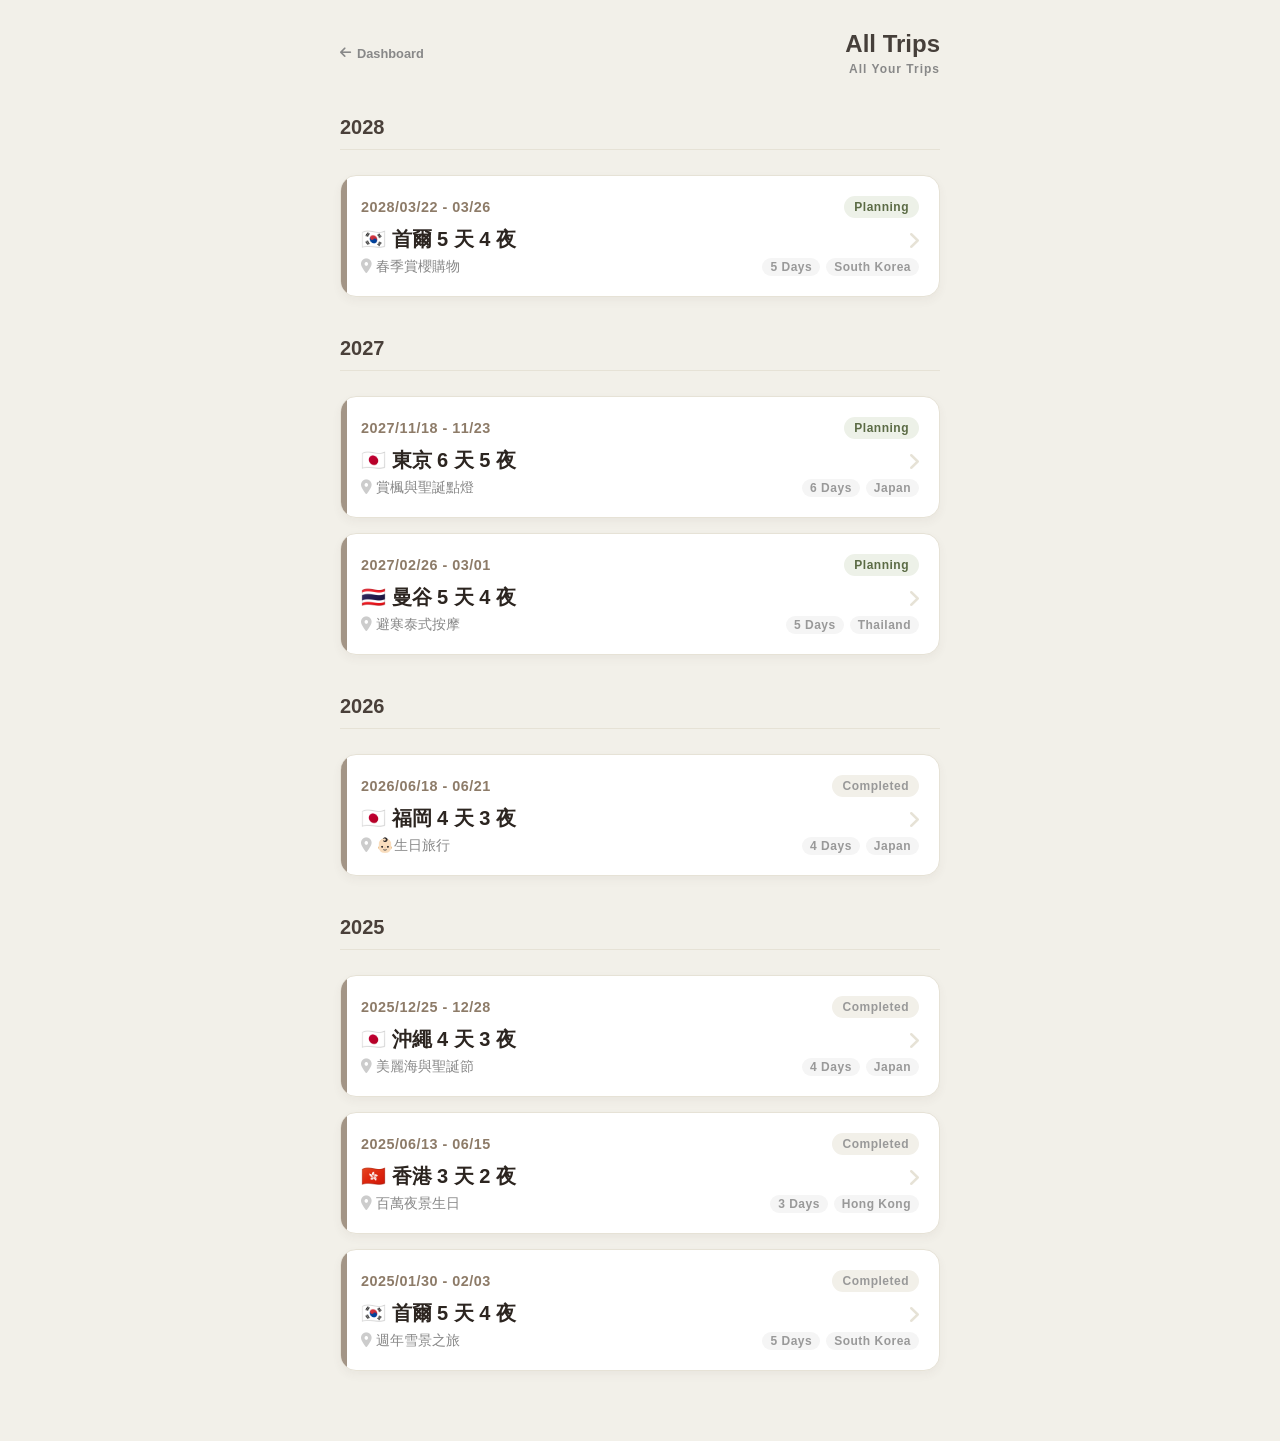
<file: TravelArchive.html>
<!DOCTYPE html>
<html lang="zh-TW">
<head>
    <meta charset="UTF-8">
    <meta name="viewport" content="width=device-width, initial-scale=1.0, maximum-scale=1.0, user-scalable=no">
    <title>All Trips - Travel Diary</title>
    <link href="https://cdnjs.cloudflare.com/ajax/libs/font-awesome/6.0.0/css/all.min.css" rel="stylesheet">
    
    <script src="js/travelData.js"></script>

    <style>
        :root {
            --bg-color: #F2F0E9;
            --sidebar-bg: #4A403A;
            --card-bg: #FFFFFF;
            --text-color: #463F3A;
            --sub-text: #888888;
            --accent-color: #8D7B68;
            --border-color: #E6E2D6;
        }

        * { box-sizing: border-box; -webkit-tap-highlight-color: transparent; }
        body { background-color: var(--bg-color); color: var(--text-color); font-family: "Helvetica Neue", "Noto Sans TC", Arial, sans-serif; margin: 0; padding: 30px 20px; }

        .main-container { width: 100%; max-width: 600px; margin: 0 auto; }

        .header { display: flex; justify-content: space-between; align-items: center; margin-bottom: 40px; }
        .back-btn { text-decoration: none; color: var(--sub-text); font-weight: bold; display: flex; align-items: center; gap: 6px; transition: 0.2s; font-size: 0.8rem;}
        .back-btn:hover { color: var(--text-color); }
        
        .header-title-box { text-align: right; }
        .header-title-box h1 { margin: 0; font-size: 1.5rem; font-weight: 900; color: var(--text-color); }
        .header-title-box .sub { font-size: 0.75rem; color: var(--sub-text); margin-top: 4px; font-weight: bold; letter-spacing: 1px; }

        .year-section { margin-bottom: 40px; animation: fadeInSlide 0.3s ease forwards; opacity: 0; }
        .year-title { font-size: 1.25rem; font-weight: 900; color: var(--sidebar-bg); border-bottom: 1px solid var(--border-color); padding-bottom: 10px; margin: 30px 0 25px 0; display: block; }
        .year-section:first-child .year-title { margin-top: 0; }

        .trip-card { background-color: var(--card-bg); border: 1px solid var(--border-color); border-radius: 16px; padding: 20px; width: 100%; margin-bottom: 15px; text-decoration: none; color: var(--text-color); transition: transform 0.2s, box-shadow 0.2s; display: block; box-shadow: 0 4px 10px rgba(74, 64, 58, 0.05); position: relative; overflow: hidden; }
        .trip-card::before { content: ''; position: absolute; left: 0; top: 0; bottom: 0; width: 6px; background-color: var(--accent-color); opacity: 0.8; }
        .trip-card:active, .trip-card:hover { transform: translateY(-3px); box-shadow: 0 8px 20px rgba(74, 64, 58, 0.1); }
        .trip-header { display: flex; justify-content: space-between; align-items: center; margin-bottom: 8px; }
        .trip-date { color: var(--accent-color); font-size: 0.9em; font-weight: bold; letter-spacing: 0.5px; }
        
        /* === Trip Status Badges === */
        .trip-status { font-size: 0.75rem; padding: 4px 10px; border-radius: 12px; font-weight: bold; letter-spacing: 0.5px; }
        .status-planning { background-color: #EDF1E8; color: #5B6B45; }
        .status-upcoming { background-color: #FDF3E7; color: #A66E38; }
        .status-traveling { background-color: #EBF2F6; color: #4A657A; }
        .status-completed { background-color: #F2F0E9; color: #999999; }

        .trip-title { font-size: 1.25em; font-weight: bold; margin-bottom: 4px; color: #2c2520; }
        
        .trip-subtitle { color: var(--sub-text); font-size: 0.9em; display: flex; align-items: center; justify-content: space-between;}
        .country-tag { font-size: 0.75rem; background: #f5f5f5; padding: 2px 8px; border-radius: 10px; font-weight: bold; color: #999; letter-spacing: 0.5px;}

        @keyframes fadeInSlide {
            from { opacity: 0; transform: translateY(15px); }
            to { opacity: 1; transform: translateY(0); }
        }
    </style>
</head>
<body>

    <div class="main-container">
        <div class="header">
            <a href="index.html" class="back-btn"><i class="fas fa-arrow-left"></i> Dashboard</a>
            <div class="header-title-box">
                <h1>All Trips</h1>
                <div class="sub">All Your Trips</div>
            </div>
        </div>

        <div id="archive-list"></div>
    </div>

    <script>
        document.addEventListener('DOMContentLoaded', function() {
            const container = document.getElementById('archive-list');
            
            // ★ 提取「所有旅行紀錄」(包含 Planning, Upcoming, Traveling, Completed)
            const allTrips = TravelUtils.getAllTrips();

            if (allTrips.length === 0) {
                container.innerHTML = `
                    <div style="text-align:center; margin-top:50px; color:#888;">
                        <i class="fas fa-box-open" style="font-size:3rem; opacity:0.3; margin-bottom:15px;"></i>
                        <h3 style="margin:0;">無旅行紀錄</h3>
                        <p style="font-size:0.85rem;">目前尚未有任何旅程資料。</p>
                    </div>
                `;
                return;
            }

            const groupedData = allTrips.reduce((acc, trip) => {
                const year = trip.start.substring(0, 4);
                if (!acc[year]) acc[year] = [];
                acc[year].push(trip);
                return acc;
            }, {});

            const sortedYears = Object.keys(groupedData).sort((a, b) => b - a);

            let htmlStr = "";
            let delay = 0;

            sortedYears.forEach(year => {
                htmlStr += `<div class="year-section" style="animation-delay: ${delay}s">
                                <div class="year-title">${year}</div>`;
                
                groupedData[year].forEach(t => {
                    htmlStr += TravelUtils.generateTripCard(t, true);
                });
                
                htmlStr += `</div>`;
                delay += 0.1;
            });

            container.innerHTML = htmlStr;
        });
    </script>
</body>
</html>
</file>
